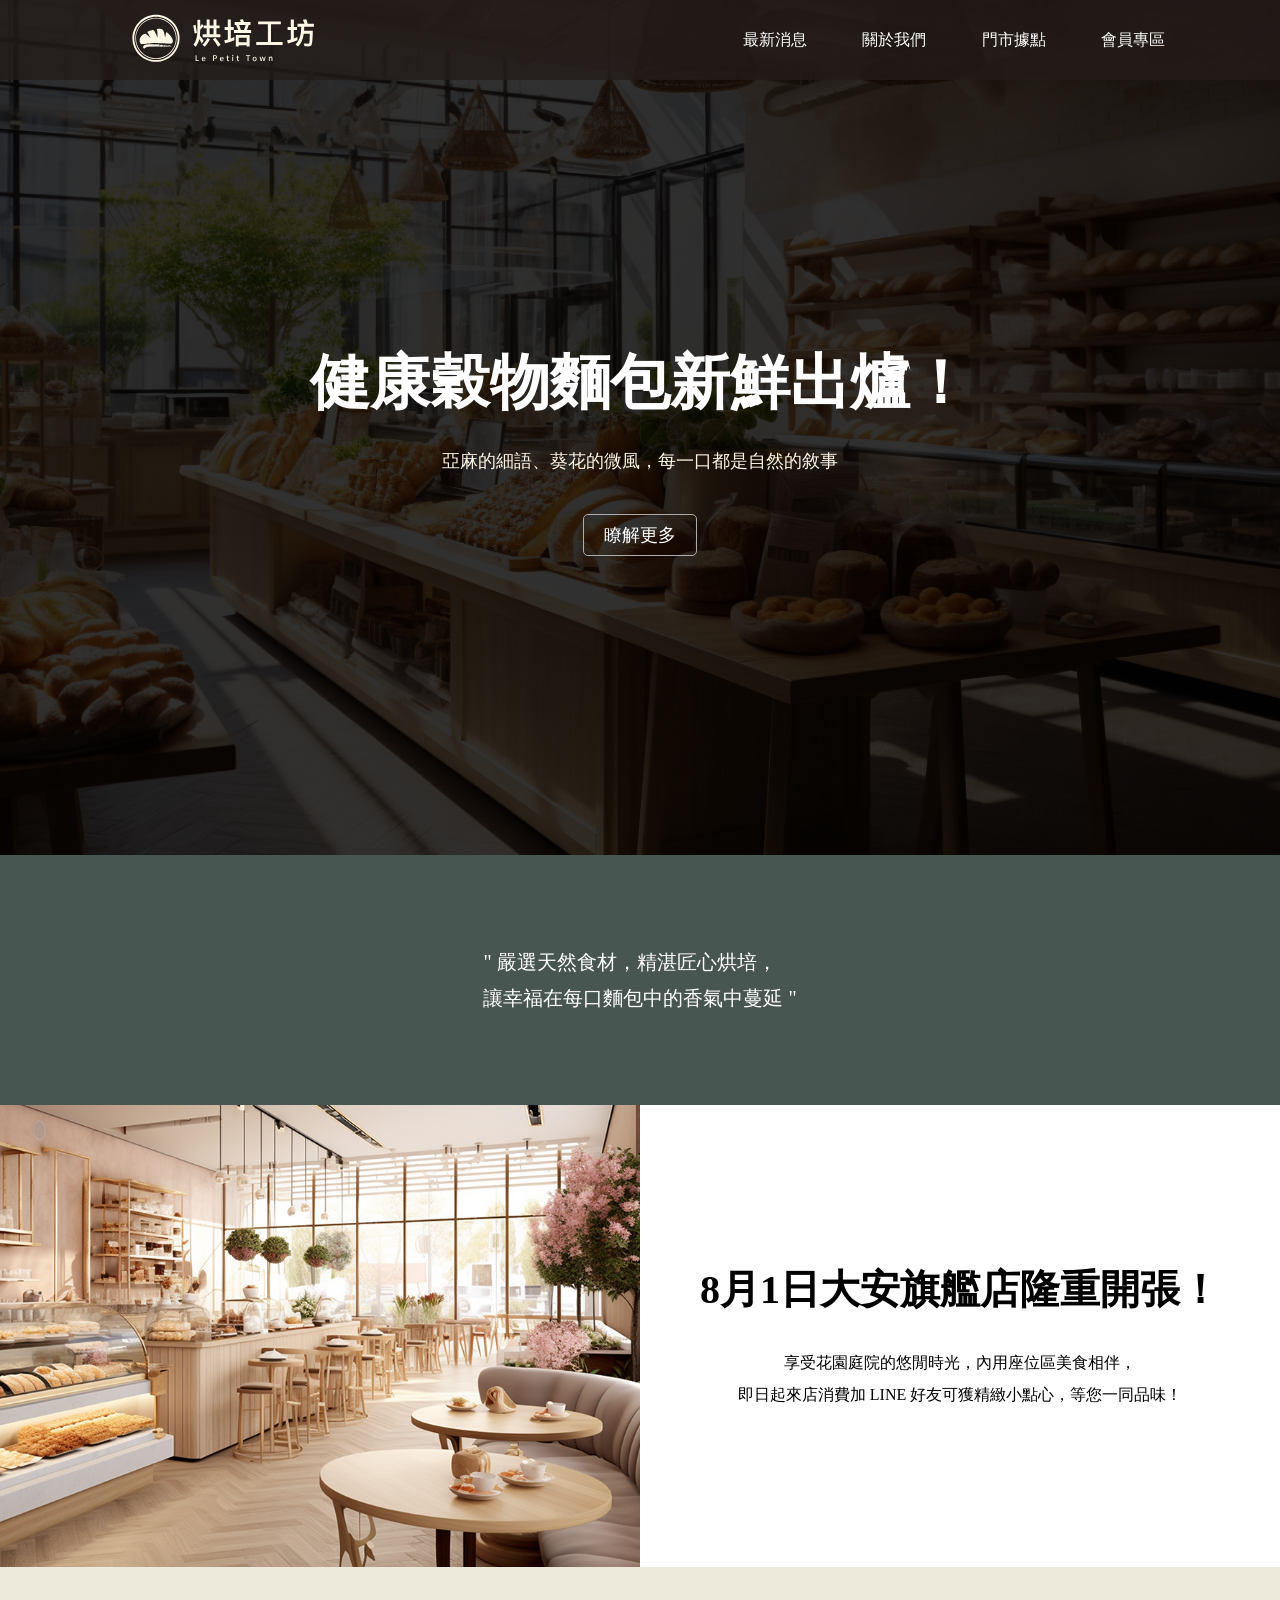
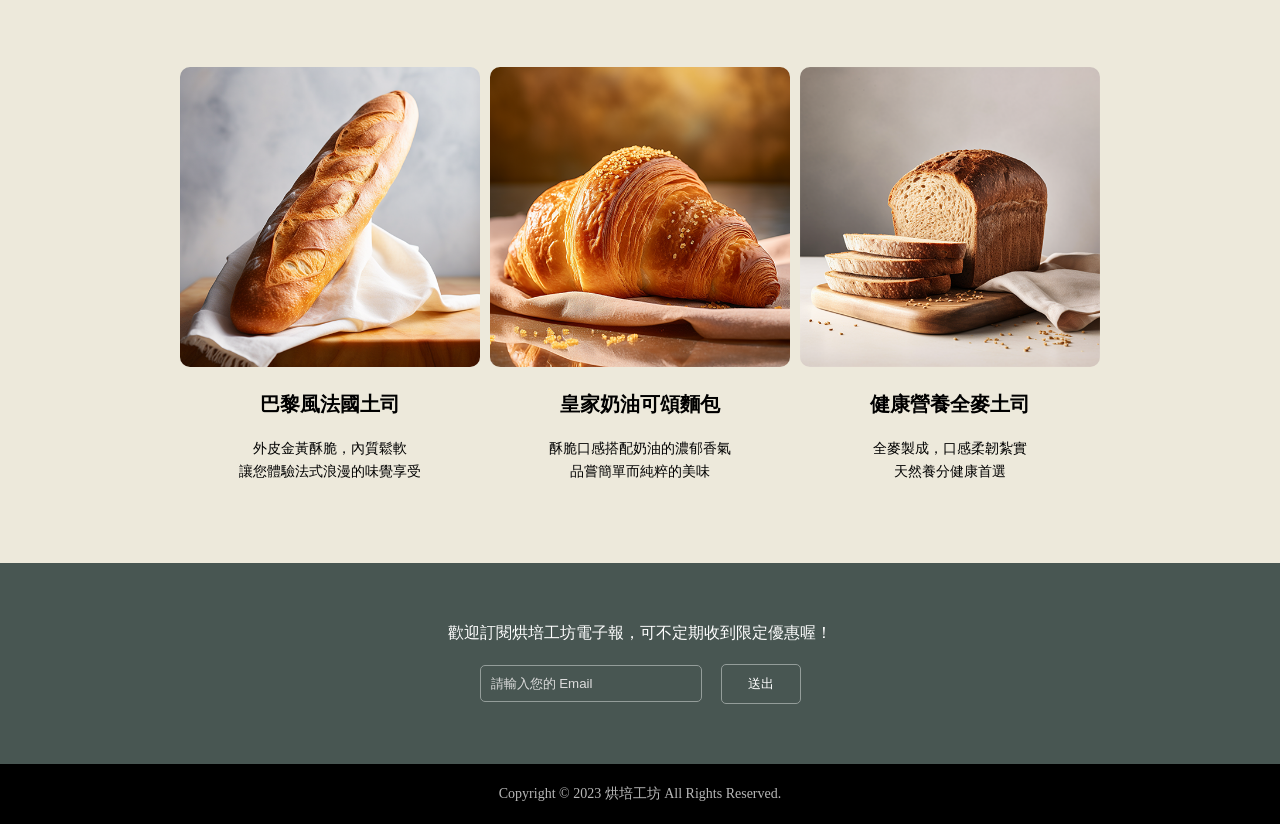
<file: index.html>
<!DOCTYPE html>
<html lang="zh-TW">
<head>
    <meta charset="UTF-8">
    <meta name="viewport" content="width=device-width, initial-scale=1.0">
    <title>烘培工坊</title>
    <link rel="stylesheet" href="style.css">
</head>
<body>
    <header>
    <button class="menu">&#9776;</button>
    <h1>烘培工坊</h1>
    <nav>
    <ul>
        <li><a href="#">最新消息</a></li>
        <li><a href="#">關於我們</a></li>
        <li><a href="#">門市據點</a></li>
        <li><a href="#">會員專區</a></li>                
    </ul>
    </nav>  
    </header>   
    <main>

    <section class="news">
    <h2>健康穀物麵包新鮮出爐！</h2>
    <p>亞麻的細語、葵花的微風，每一口都是自然的敘事</p>
    <p><a href="#">瞭解更多</a></p>
    </section>

    <section class="slogan">
    <blockquote>" 嚴選天然食材，精湛匠心烘培，<br>讓幸福在每口麵包中的香氣中蔓延 "</blockquote>
    </section>
    
    <section class="shop">
    <img src="images/Shop.png" alt="烘培工坊大安店">
    <div class="info">
    <h2>8月1日大安旗艦店隆重開張！</h2>
    <p>享受花園庭院的悠閒時光，內用座位區美食相伴，<br>
       即日起來店消費加 LINE 好友可獲精緻小點心，等您一同品味！</p>
    </div>
    </section>

    <section class="product">
        <div>
            <img src="images/p1.png" alt="巴黎風法國土司">
            <h3>巴黎風法國土司</h3>
            <p>外皮金黃酥脆，內質鬆軟<br>讓您體驗法式浪漫的味覺享受</p>
        </div>
        <div>
            <img src="images/p2.png" alt="皇家奶油可頌麵包">
            <h3>皇家奶油可頌麵包</h3>
            <p>酥脆口感搭配奶油的濃郁香氣<br>品嘗簡單而純粹的美味</p>
        </div>
        <div>
            <img src="images/p3.png" alt="健康營養全麥土司">
            <h3>健康營養全麥土司</h3>
            <p>全麥製成，口感柔韌紮實<br>天然養分健康首選</p>
        </div>
    </section>
    <section class="newsletter">
        <p>歡迎訂閱烘培工坊電子報，可不定期收到限定優惠喔！</p>
        <form>
            <input type="email" placeholder="請輸入您的 Email" required>
            <button type="submit">送出</button>
        </form>
    </section>
    </main>
    <footer>
        <p>Copyright © 2023 烘培工坊 All Rights Reserved.</p>
    </footer>
</body>
</html>
</file>
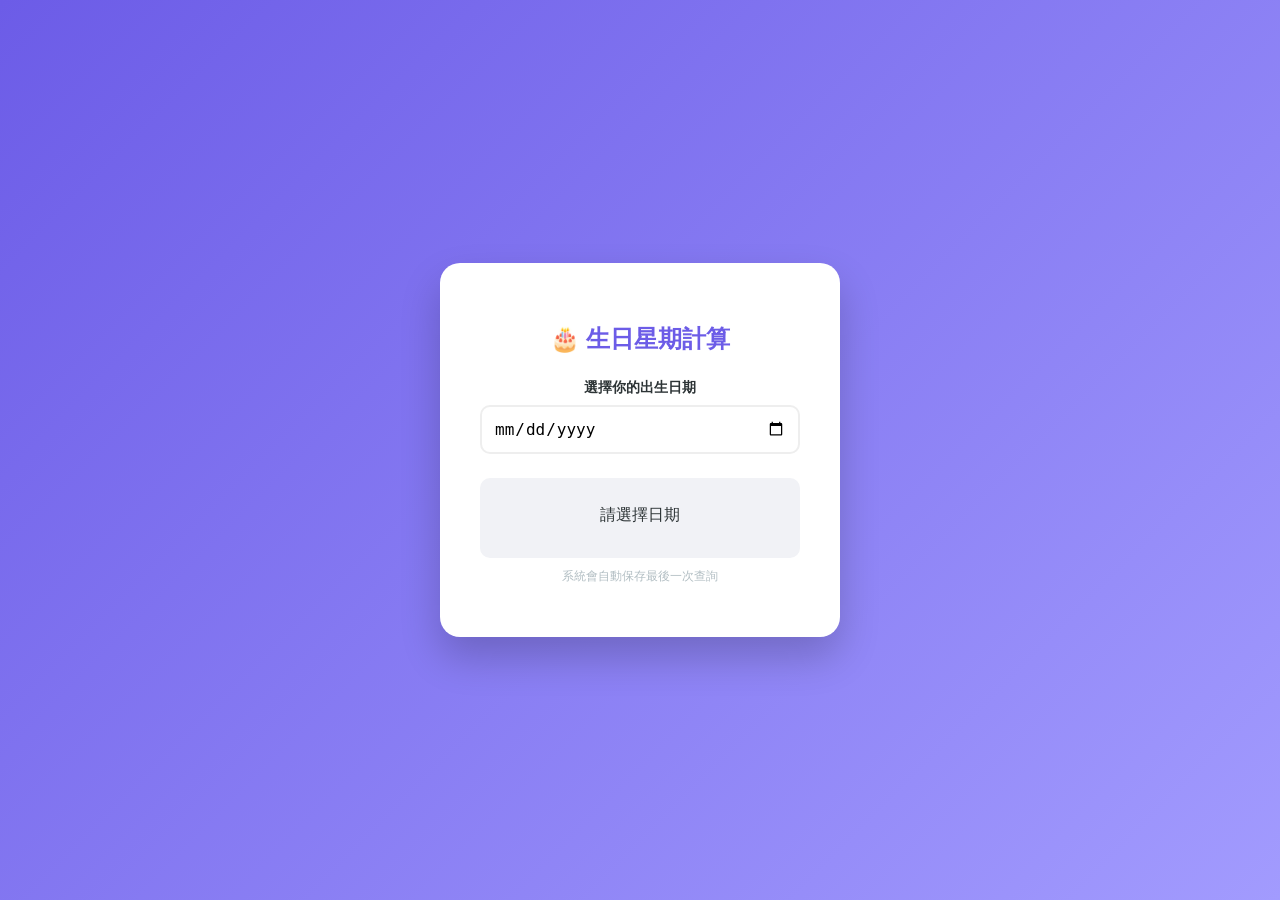
<file: birthday.html>
<!DOCTYPE html>
<html lang="zh-TW">
<head>
    <meta charset="UTF-8">
    <meta name="viewport" content="width=device-width, initial-scale=1.0">
    <title>生日星期查詢器</title>
    <style>
        :root {
            --accent-color: #a29bfe;
            --bg-grad: linear-gradient(135deg, #6c5ce7 0%, #a29bfe 100%);
        }

        body {
            font-family: 'Segoe UI', 'Microsoft JhengHei', sans-serif;
            background: var(--bg-grad);
            height: 100vh;
            margin: 0;
            display: flex;
            justify-content: center;
            align-items: center;
            color: #2d3436;
        }

        .card {
            background: white;
            padding: 2.5rem;
            border-radius: 20px;
            box-shadow: 0 20px 40px rgba(0,0,0,0.2);
            text-align: center;
            width: 320px;
        }

        h2 { margin-bottom: 1.5rem; color: #6c5ce7; }

        .input-group { margin-bottom: 1.5rem; }

        label { display: block; margin-bottom: 8px; font-weight: bold; font-size: 14px; }

        input[type="date"] {
            width: 100%;
            padding: 12px;
            border: 2px solid #eee;
            border-radius: 10px;
            font-size: 16px;
            box-sizing: border-box;
            outline: none;
            transition: 0.3s;
        }

        input[type="date"]:focus { border-color: var(--accent-color); }

        #result-box {
            margin-top: 20px;
            padding: 15px;
            background: #f1f2f6;
            border-radius: 10px;
            min-height: 50px;
            display: flex;
            flex-direction: column;
            justify-content: center;
            align-items: center;
        }

        .weekday-text {
            font-size: 24px;
            font-weight: 800;
            color: #6c5ce7;
            margin-top: 5px;
        }

        .history-note {
            font-size: 12px;
            color: #b2bec3;
            margin-top: 10px;
        }
    </style>
</head>
<body>

<div class="card">
    <h2>🎂 生日星期計算</h2>
    
    <div class="input-group">
        <label for="birthday">選擇你的出生日期</label>
        <input type="date" id="birthday">
    </div>

    <div id="result-box">
        <div id="status">請選擇日期</div>
        <div id="weekday-display" class="weekday-text"></div>
    </div>

    <p class="history-note">系統會自動保存最後一次查詢</p>
</div>

<script>
    const dateInput = document.getElementById('birthday');
    const statusText = document.getElementById('status');
    const weekdayDisplay = document.getElementById('weekday-display');

    const weekMap = ["星期日", "星期一", "星期二", "星期三", "星期四", "星期五", "星期六"];

    // 1. 載入時檢查是否有存檔
    window.onload = () => {
        const savedDate = localStorage.getItem('lastBirthday');
        if (savedDate) {
            dateInput.value = savedDate;
            calculateWeekday(savedDate);
        }
    };

    // 2. 監聽日期變動 (自動計算)
    dateInput.addEventListener('change', (e) => {
        const selectedDate = e.target.value;
        if (selectedDate) {
            calculateWeekday(selectedDate);
            localStorage.setItem('lastBirthday', selectedDate); // 自動存檔
        }
    });

    // 3. 核心計算邏輯
    function calculateWeekday(dateString) {
        const date = new Date(dateString);
        
        // 檢查日期有效性
        if (isNaN(date.getTime())) {
            statusText.innerText = "日期格式錯誤";
            weekdayDisplay.innerText = "";
            return;
        }

        // getDay() 會回傳 0 (週日) 到 6 (週六)
        const dayIndex = date.getDay();
        const result = weekMap[dayIndex];

        statusText.innerText = `${dateString} 是`;
        weekdayDisplay.innerText = result;
    }
</script>

</body>
</html>
</file>
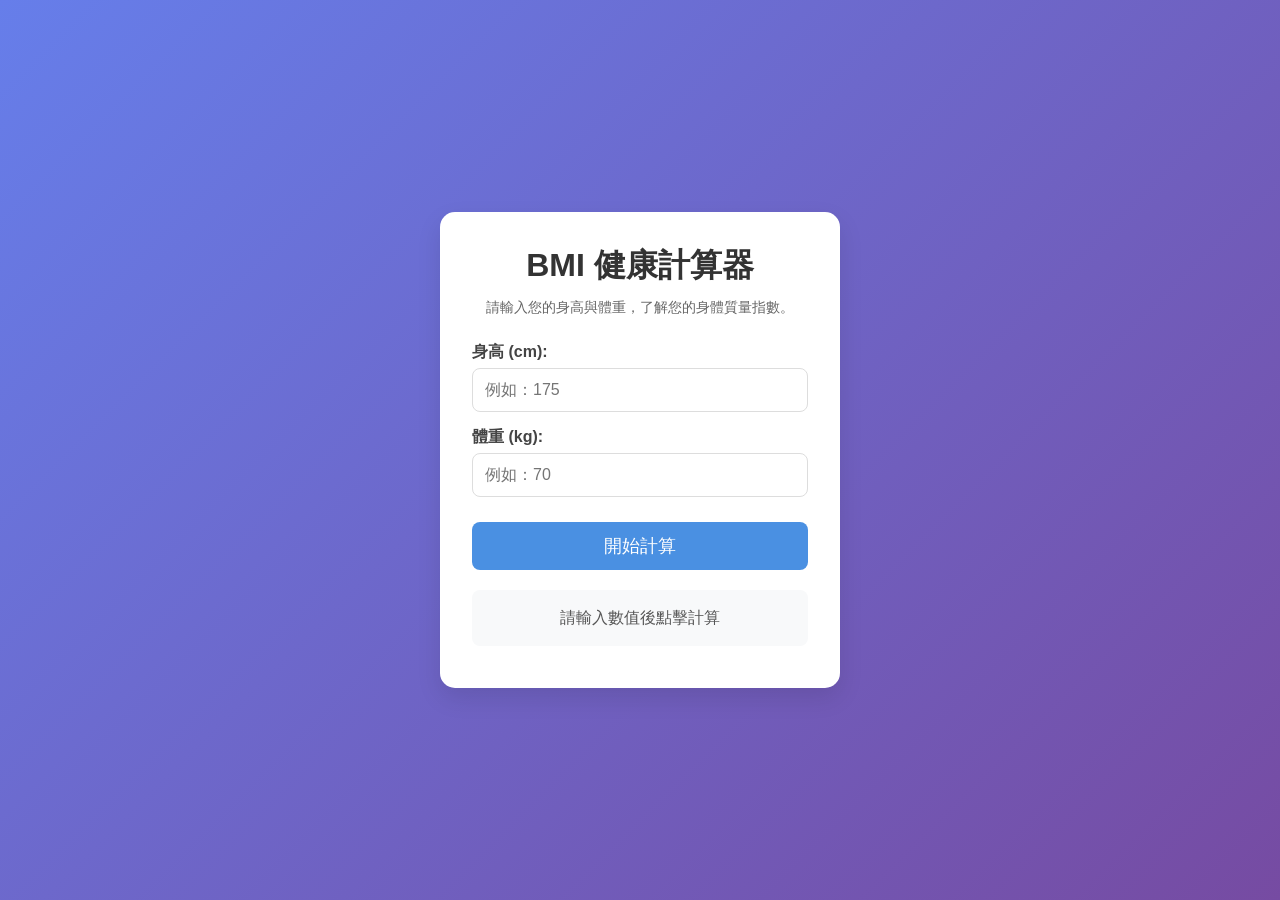
<file: bmi.html>
<!DOCTYPE html>
<html lang="en">
<head>
    <meta charset="UTF-8">
    <meta name="viewport" content="width=device-width, initial-scale=1.0">
    <title>Document</title>
    <link rel="stylesheet" href="bmi.css">
</head>
<body>
    <div class="container">
        <h1>BMI 健康計算器</h1>
        <p>請輸入您的身高與體重，了解您的身體質量指數。</p>

        <div class="input-group">
            <label for="height">身高 (cm):</label>
            <input type="number" class="height" placeholder="例如：175" step="0.1">
        </div>

        <div class="input-group">
            <label for="weight">體重 (kg):</label>
            <input type="number" class="weight" placeholder="例如：70" step="0.1">
        </div>

        <button  class="count" >開始計算</button>

        <div class="result-display" class="result">
            請輸入數值後點擊計算
        </div>
        <div class="output">
            
        </div>
    </div>
    
    


<script src="bmi.js"></script>
</body>
</html>
</file>
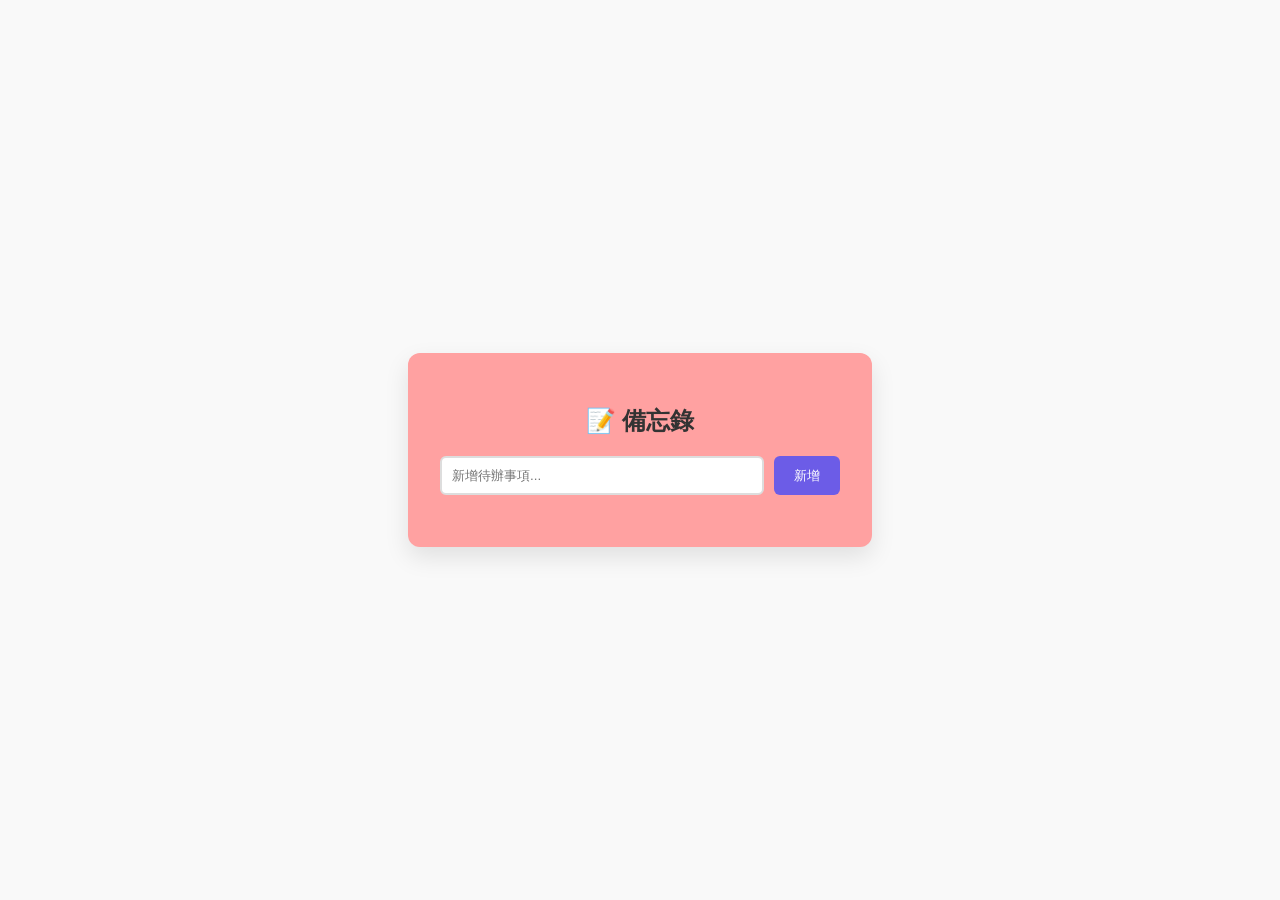
<file: todolist.html>
<!DOCTYPE html>
<html lang="zh-TW">
<head>
    <meta charset="UTF-8">
    <meta name="viewport" content="width=device-width, initial-scale=1.0">
    <title>我的極簡備忘錄</title>
    <style>
        /* CSS 部分：負責外觀 */
        :root {
            --primary-color: #6c5ce7;
            --bg-color: #f9f9f9;
        }

        body {
            font-family: 'Segoe UI', Tahoma, Geneva, Verdana, sans-serif;
            background-color: var(--bg-color);
            display: flex;
            justify-content: center;
            align-items: center;
            height: 100vh;
            margin: 0;
        }

        .container {
            background: rgb(255, 161, 161);
            padding: 2rem;
            border-radius: 12px;
            box-shadow: 0 10px 25px rgba(0,0,0,0.1);
            width: 100%;
            max-width: 400px;
        }

        h2 { text-align: center; color: #333; }

        .input-group {
            display: flex;
            gap: 10px;
            margin-bottom: 20px;
        }

        input[type="text"] {
            flex: 1;
            padding: 10px;
            border: 2px solid #ddd;
            border-radius: 6px;
            outline: none;
        }

        input[type="text"]:focus { border-color: var(--primary-color); }

        button#add-btn {
            padding: 10px 20px;
            background-color: var(--primary-color);
            color: white;
            border: none;
            border-radius: 6px;
            cursor: pointer;
            transition: 0.3s;
        }

        button#add-btn:hover { opacity: 0.9; }

        ul { list-style: none; padding: 0; }

        li {
            background: #fff;
            border-bottom: 1px solid #eee;
            padding: 12px;
            display: flex;
            justify-content: space-between;
            align-items: center;
            transition: 0.2s;
        }

        li.completed span {
            text-decoration: line-through;
            color: #888;
        }

        .delete-btn {
            background: #ff7675;
            color: white;
            border: none;
            padding: 5px 10px;
            border-radius: 4px;
            cursor: pointer;
        }

        span { cursor: pointer; flex: 1; }
    </style>
</head>
<body>

<div class="container">
    <h2>📝 備忘錄</h2>
    <div class="input-group">
        <input type="text" id="todo-input" placeholder="新增待辦事項...">
        <button id="add-btn">新增</button>
    </div>
    <ul id="todo-list">
        </ul>
</div>

<script>
    const input = document.getElementById('todo-input');
    const addBtn = document.getElementById('add-btn');
    const todoList = document.getElementById('todo-list');

    // 1. 初始化：從 localStorage 讀取資料，若沒有則給空陣列
    let todos = JSON.parse(localStorage.getItem('myTodos')) || [];

    // 2. 核心渲染函數：每次資料變動就呼叫它
    function renderTodos() {
        todoList.innerHTML = ''; // 清空目前的列表
        
        todos.forEach((todo, index) => {
            const li = document.createElement('li');
            if (todo.completed) li.classList.add('completed');
            
            li.innerHTML = `
                <span onclick="toggleTask(${index})">${todo.text}</span>
                <button class="delete-btn" onclick="deleteTask(${index})">刪除</button>
            `;
            todoList.appendChild(li);
        });

        // 將最新的陣列轉為字串存入 localStorage
        localStorage.setItem('myTodos', JSON.stringify(todos));
    }

    // 3. 新增任務
    function addTask() {
        const text = input.value.trim();
        if (text === "") return;
        
        todos.push({ text: text, completed: false });
        input.value = "";
        renderTodos();
    }

    // 4. 切換完成狀態
    function toggleTask(index) {
        todos[index].completed = !todos[index].completed;
        renderTodos();
    }

    // 5. 刪除任務
    function deleteTask(index) {
        todos.splice(index, 1);
        renderTodos();
    }

    // 綁定事件
    addBtn.addEventListener('click', addTask);
    input.addEventListener('keypress', (e) => { if (e.key === 'Enter') addTask(); });

    // 初始頁面渲染
    renderTodos();
</script>

</body>
</html>
</file>
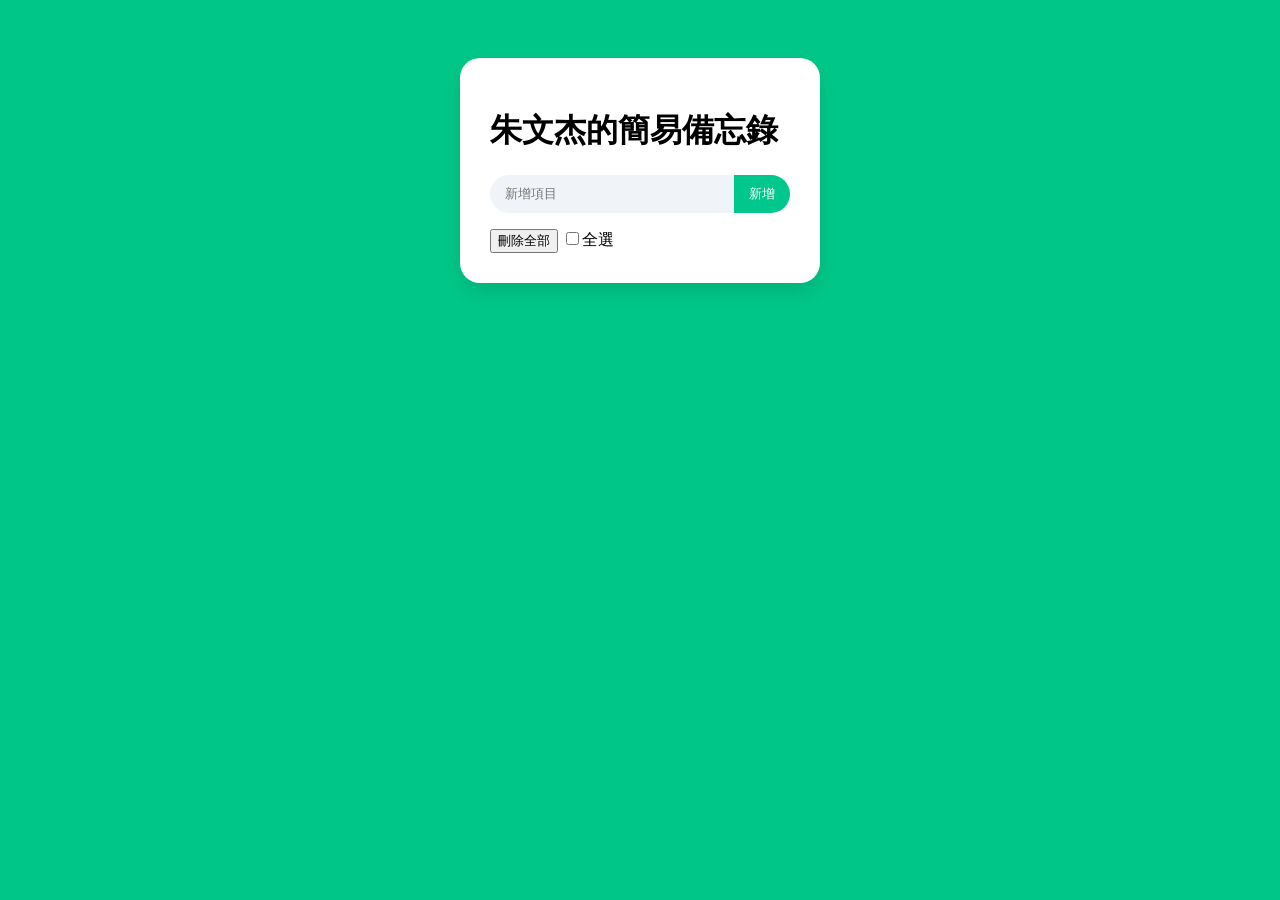
<file: todolist2.html>
<!DOCTYPE html>
<html>
<head>
    <title>待辦事項</title>
    <link rel="stylesheet" href="todolist2.css">
</head>
<body>
    <div class="content">
        <h1>朱文杰的簡易備忘錄</h1>
        <div class="user-input">
            <input placeholder="新增項目" class="text">
            <button class="btn">新增</button>
            
        </div>

        <ul class="list">
        </ul>
        <button class="delete">刪除全部</button>
        <input type="checkbox" name="全選" class="checkall">全選
    </div>
    <script src="todolist2.js"></script>
</body>
</html>
</file>
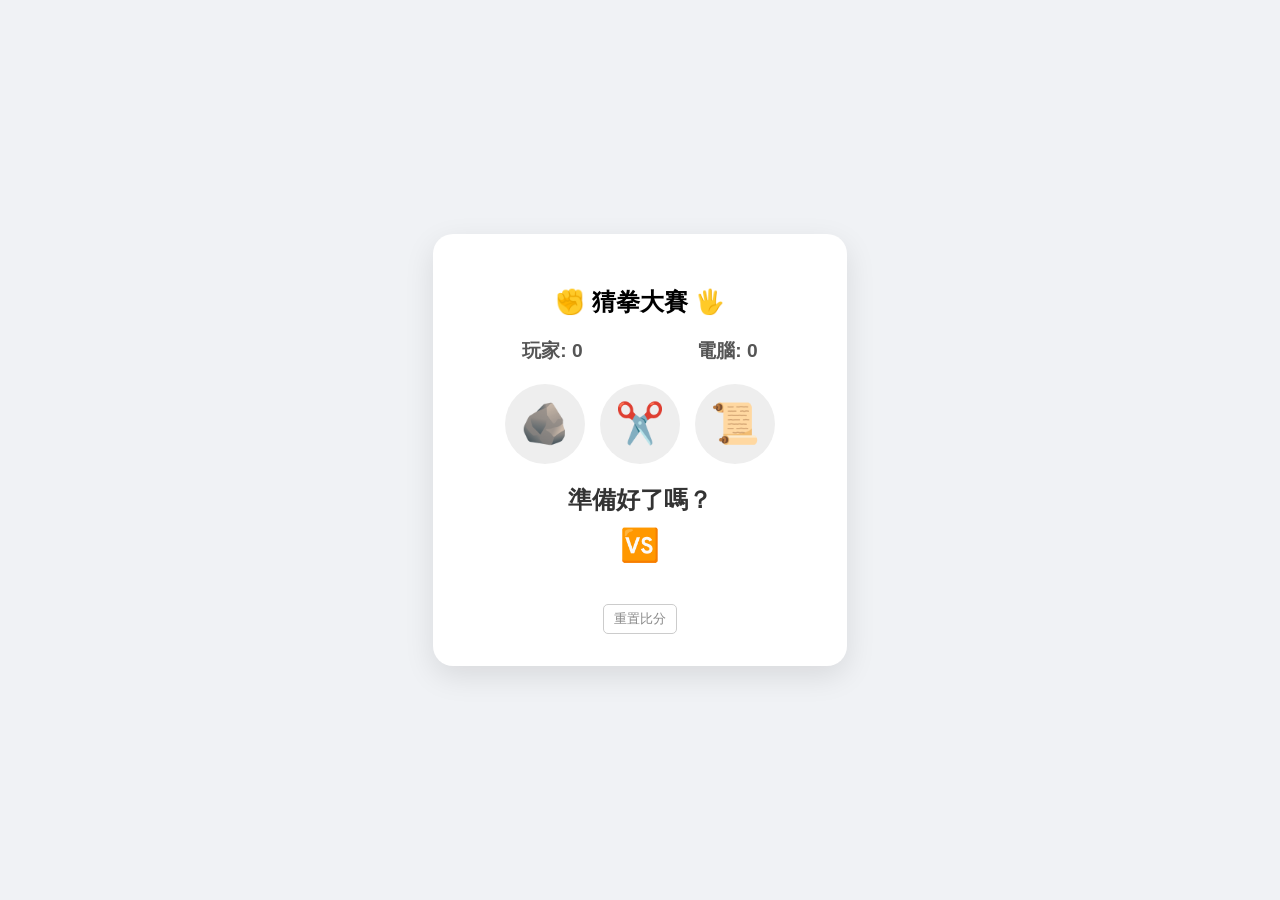
<file: yspgame.html>
<!DOCTYPE html>
<html lang="zh-TW">
<head>
    <meta charset="UTF-8">
    <meta name="viewport" content="width=device-width, initial-scale=1.0">
    <title>小遊戲：剪刀石頭布</title>
    <style>
        :root {
            --primary-bg: #f0f2f5;
            --card-bg: #ffffff;
            --accent: #ff9f43;
        }

        body {
            font-family: 'PingFang TC', sans-serif;
            background-color: var(--primary-bg);
            display: flex;
            justify-content: center;
            align-items: center;
            height: 100vh;
            margin: 0;
        }

        .game-card {
            background: var(--card-bg);
            padding: 2rem;
            border-radius: 20px;
            box-shadow: 0 10px 30px rgba(0,0,0,0.1);
            text-align: center;
            width: 350px;
        }

        .score-board {
            display: flex;
            justify-content: space-around;
            margin-bottom: 20px;
            font-weight: bold;
            font-size: 1.2rem;
            color: #555;
        }

        .choices {
            display: flex;
            justify-content: center;
            gap: 15px;
            margin: 20px 0;
        }

        .choice-btn {
            font-size: 2.5rem;
            background: #eee;
            border: none;
            border-radius: 50%;
            width: 80px;
            height: 80px;
            cursor: pointer;
            transition: transform 0.2s, background 0.3s;
        }

        .choice-btn:hover {
            transform: scale(1.1);
            background: var(--accent);
        }

        #result-display {
            margin-top: 20px;
            min-height: 100px;
        }

        .battle-icons {
            font-size: 2rem;
            margin: 10px 0;
        }

        .message {
            font-size: 1.5rem;
            font-weight: bold;
            color: #333;
        }

        .reset-btn {
            margin-top: 20px;
            background: none;
            border: 1px solid #ccc;
            color: #888;
            cursor: pointer;
            padding: 5px 10px;
            border-radius: 5px;
        }
    </style>
</head>
<body>

<div class="game-card">
    <h2>✊ 猜拳大賽 🖐️</h2>
    
    <div class="score-board">
        <div>玩家: <span id="player-score">0</span></div>
        <div>電腦: <span id="computer-score">0</span></div>
    </div>

    <div class="choices">
        <button class="choice-btn" onclick="play('🪨')">🪨</button>
        <button class="choice-btn" onclick="play('✂️')">✂️</button>
        <button class="choice-btn" onclick="play('📜')">📜</button>
    </div>

    <div id="result-display">
        <div class="message">準備好了嗎？</div>
        <div class="battle-icons">🆚</div>
    </div>

    <button class="reset-btn" onclick="resetGame()">重置比分</button>
</div>

<script>
    const choices = ['🪨', '✂️', '📜'];
    const playerWinMap = { '🪨': '✂️', '✂️': '📜', '📜': '🪨' };

    let playerScore = parseInt(localStorage.getItem('rps-player-score')) || 0;
    let computerScore = parseInt(localStorage.getItem('rps-computer-score')) || 0;

    // 初始化更新分數
    updateScoreUI();

    function play(playerChoice) {
        // 電腦隨機出拳
        const computerChoice = choices[Math.floor(Math.random() * 3)];
        
        let message = "";
        
        if (playerChoice === computerChoice) {
            message = "平手！🤝";
        } else if (playerWinMap[playerChoice] === computerChoice) {
            message = "你贏了！🎉";
            playerScore++;
        } else {
            message = "電腦贏了...🤖";
            computerScore++;
        }

        // 儲存分數
        localStorage.setItem('rps-player-score', playerScore);
        localStorage.setItem('rps-computer-score', computerScore);

        // 更新畫面
        renderResult(playerChoice, computerChoice, message);
        updateScoreUI();
    }

    function renderResult(p, c, msg) {
        const display = document.getElementById('result-display');
        display.innerHTML = `
            <div class="battle-icons">${p} VS ${c}</div>
            <div class="message">${msg}</div>
        `;
    }

    function updateScoreUI() {
        document.getElementById('player-score').innerText = playerScore;
        document.getElementById('computer-score').innerText = computerScore;
    }

    function resetGame() {
        playerScore = 0;
        computerScore = 0;
        localStorage.clear();
        updateScoreUI();
        document.getElementById('result-display').innerHTML = `
            <div class="message">分數已歸零</div>
            <div class="battle-icons">🆚</div>
        `;
    }
</script>

</body>
</html>
</file>
<file: style.css>
* {
    padding:0;
    margin:0;
}
body {
    background-color: #000000;
}
header {
    background-color:rgba(35,28,26,0.8);
    height:80px;
    width:100%;
    position:fixed;    
}
h1 {
    color:white;
    position:absolute;
    left:120px;
    top:0;
    line-height: 80px;
    background-image:url(images/Logo.svg) ;
    background-repeat: no-repeat;
    background-position: center;
    width:210px;
    text-indent: -9999px; 
}
header ul {
    position:absolute;
    right:5vw;
    top:0;
    line-height:80px;
}
header li {
    display:inline;
    margin-right:4vw;    
}
header a {
    color:white;
    text-decoration: none;
}
header a:hover {
    text-decoration: underline;
}
.news {
    background-color: antiquewhite;
    color:white;
    height:95vh;
    background-image: url("images/banner.png");
    background-repeat: no-repeat;
    background-size:cover;
    background-position: center;
    display:flex;
    flex-direction:column;
    align-items: center;
    justify-content: center;
} 
.news h2 {
    font-size:60px;
    margin-top:60px;
} 
.news p {
    color:#FEF7E6;
    font-size:18px;
    margin:25px 0;
}
.news a {
    color:white;
    text-decoration: none;
    border: 1px solid #ACACAC;
    padding:10px 20px;
    border-radius: 5px;
}
.slogan {
    background-color:#485652;
    color:white;
    height:250px;
    display:flex;
    justify-content: center;
    align-items: center;
    font-size: 20px;
    line-height: 1.8em;  
}
.shop {
    display:flex;
}
.shop img {
    width:50%;
}
.info {
    width:50%;
    background-color: white;
    display:flex;
    flex-direction:column;
    align-items: center;
    justify-content: center;
}
.info h2 {
    font-size:40px;
    margin-bottom: 30px;
}
.info p {
    text-align: center;
    line-height: 2em;
}
.product {
    display:flex;
    background-color: #ede9db;
    justify-content: space-between;
    align-items: center;
    padding: 100px 180px 80px;
}
.product div {
    width:300px;
    text-align:center;
}
.product img {
    width:100%;
    border-radius: 10px;;
}
.product h3 {
    font-size: 20px;    
    margin: 20px 0;
}
.product p {
    font-size:14px;
    line-height: 1.6em;
}
.newsletter {
    background-color:#485652;
    color:white;
    padding:60px 0;
    display:flex;
    flex-direction: column;
    align-items: center;
}
.newsletter p {
    margin-bottom: 20px;
}
.newsletter input, .newsletter button {
    background-color: transparent;
    color:white;
    border: 1px solid #949d9a; 
    padding: 10px; 
    border-radius: 5px;;
}
.newsletter input {
    width:200px;
    margin-right: 15px;;
}
.newsletter button {
    width:80px;
    cursor:pointer;
}
input::placeholder {
    color:#DDDDDD;
}
input:focus {
    outline: none; /* 移除焦點效果 */
    border-color:#E0E9A3; /* 焦點時的邊框顏色 */
}
footer {
    background-color:#000000;
    color:#B7B7B7;
    height:60px;
    display:flex;
    justify-content: center;
    align-items: center;
    font-size: 14px;
}
.menu {
    display:none;
}
/* 響應式設計語法 */
@media screen and (max-width: 768px) {
header ul {
    display:none;
}
header h1 {
    left:50%;
    transform: translateX(-50%);
}
.news h2 {
    font-size:40px;
}
.menu {
    display:block;
    background-color: transparent;
    color:white;
    font-size: 35px;
    position:absolute;
    top:15px;
    left:20px;
    border:none;
    cursor: pointer;
}
.shop {
    flex-direction: column;
}
.shop img {
    width:100%;
}
.info {
    width:100%;
    padding:40px 0;
}
.info h2 {
    font-size:30px;
}
.product {
    flex-direction: column;
    padding: 60px 0;
}
.product div {
    margin-bottom: 30px;
}
}
</file>
<file: bmi.css>
/* 1. 基礎重置：確保不同瀏覽器看起來一致 */
* {
    margin: 0;
    padding: 0;
    box-sizing: border-box;
    font-family: "Microsoft JhengHei", sans-serif;
}

/* 2. 背景設定：讓畫面置中 */
body {
    background-color: #f0f2f5;
    height: 100vh;
    display: flex;
    justify-content: center; /* 水平置中 */
    align-items: center;     /* 垂直置中 */
}

/* 3. 主卡片容器 */
.container {
    background-color: #ffffff;
    padding: 2rem;
    border-radius: 15px;    /* 圓角 */
    box-shadow: 0 10px 25px rgba(0,0,0,0.1); /* 柔和陰影 */
    width: 100%;
    max-width: 400px;       /* 限制最大寬度 */
    text-align: center;
}

h1 {
    color: #333;
    margin-bottom: 10px;
}

p {
    color: #666;
    font-size: 0.9rem;
    margin-bottom: 25px;
}

/* 4. 輸入區塊排版 */
.input-group {
    text-align: left;
    margin-bottom: 15px;
}

.input-group label {
    display: block;
    margin-bottom: 5px;
    font-weight: bold;
    color: #444;
}

.input-group input {
    width: 100%;
    padding: 12px;
    border: 1px solid #ddd;
    border-radius: 8px;
    font-size: 1rem;
    transition: border-color 0.3s; /* 增加過渡動畫 */
}

/* 當輸入框被點擊時的顏色變化 */
.input-group input:focus {
    outline: none;
    border-color: #4a90e2;
}

/* 5. 計算按鈕美化 */
.count {
    width: 100%;
    padding: 12px;
    background-color: #4a90e2;
    color: white;
    border: none;
    border-radius: 8px;
    font-size: 1.1rem;
    cursor: pointer;
    transition: background-color 0.5s;
    margin-top: 10px;
}

.count:hover {
    background-color: #357abd; /* 滑鼠移上去變深色 */
}

/* 6. 結果顯示區塊 */
.result-display {
    margin-top: 20px;
    padding: 15px;
    background-color: #f8f9fa;
    border-radius: 8px;
    color: #555;
    line-height: 1.6;
}

.output {
    margin-top: 10px;
    font-weight: bold;
}
body {
    /* 使用 135度角斜向漸層 */
    background: linear-gradient(135deg, #667eea 0%, #764ba2 100%);
    height: 100vh;
    display: flex;
    justify-content: center;
    align-items: center;
    margin: 0;
}
</file>
<file: todolist2.css>
body {
  background-color: #00c787;
  display: flex;
  justify-content: center;  
}
.content {
  background-color: white;
  width:300px;
  padding: 30px;
  margin-top: 50px;
  border-radius: 20px;
  box-shadow: 0px 10px 20px rgba(0,0,0,0.1);
}
.user-input {
  display: flex;
  border-radius: 25px;
  overflow: hidden;
}
.text {
  flex-grow:1;
  border: none;
  background-color: #F0F4F8;
  padding: 10px 15px;
  outline:none;
}
.btn {
  background-color: #00C78C;
  border: none;
  color: white;
  padding: 10px 15px;
  cursor:pointer;
}
.list {
  list-style-type: none;
  padding: 0;
}
.list li {
  display: flex;
  padding: 10px 0;
  border-bottom: 1px solid #eee; 

}
.list label {
  flex-grow:1;
}
.check {
  margin-right: 15px;
}
.trash {
  background: none;
  border: none;
  cursor: pointer;
  opacity: 0.5;
}
.trash:hover {
  opacity: 1;
}
</file>
